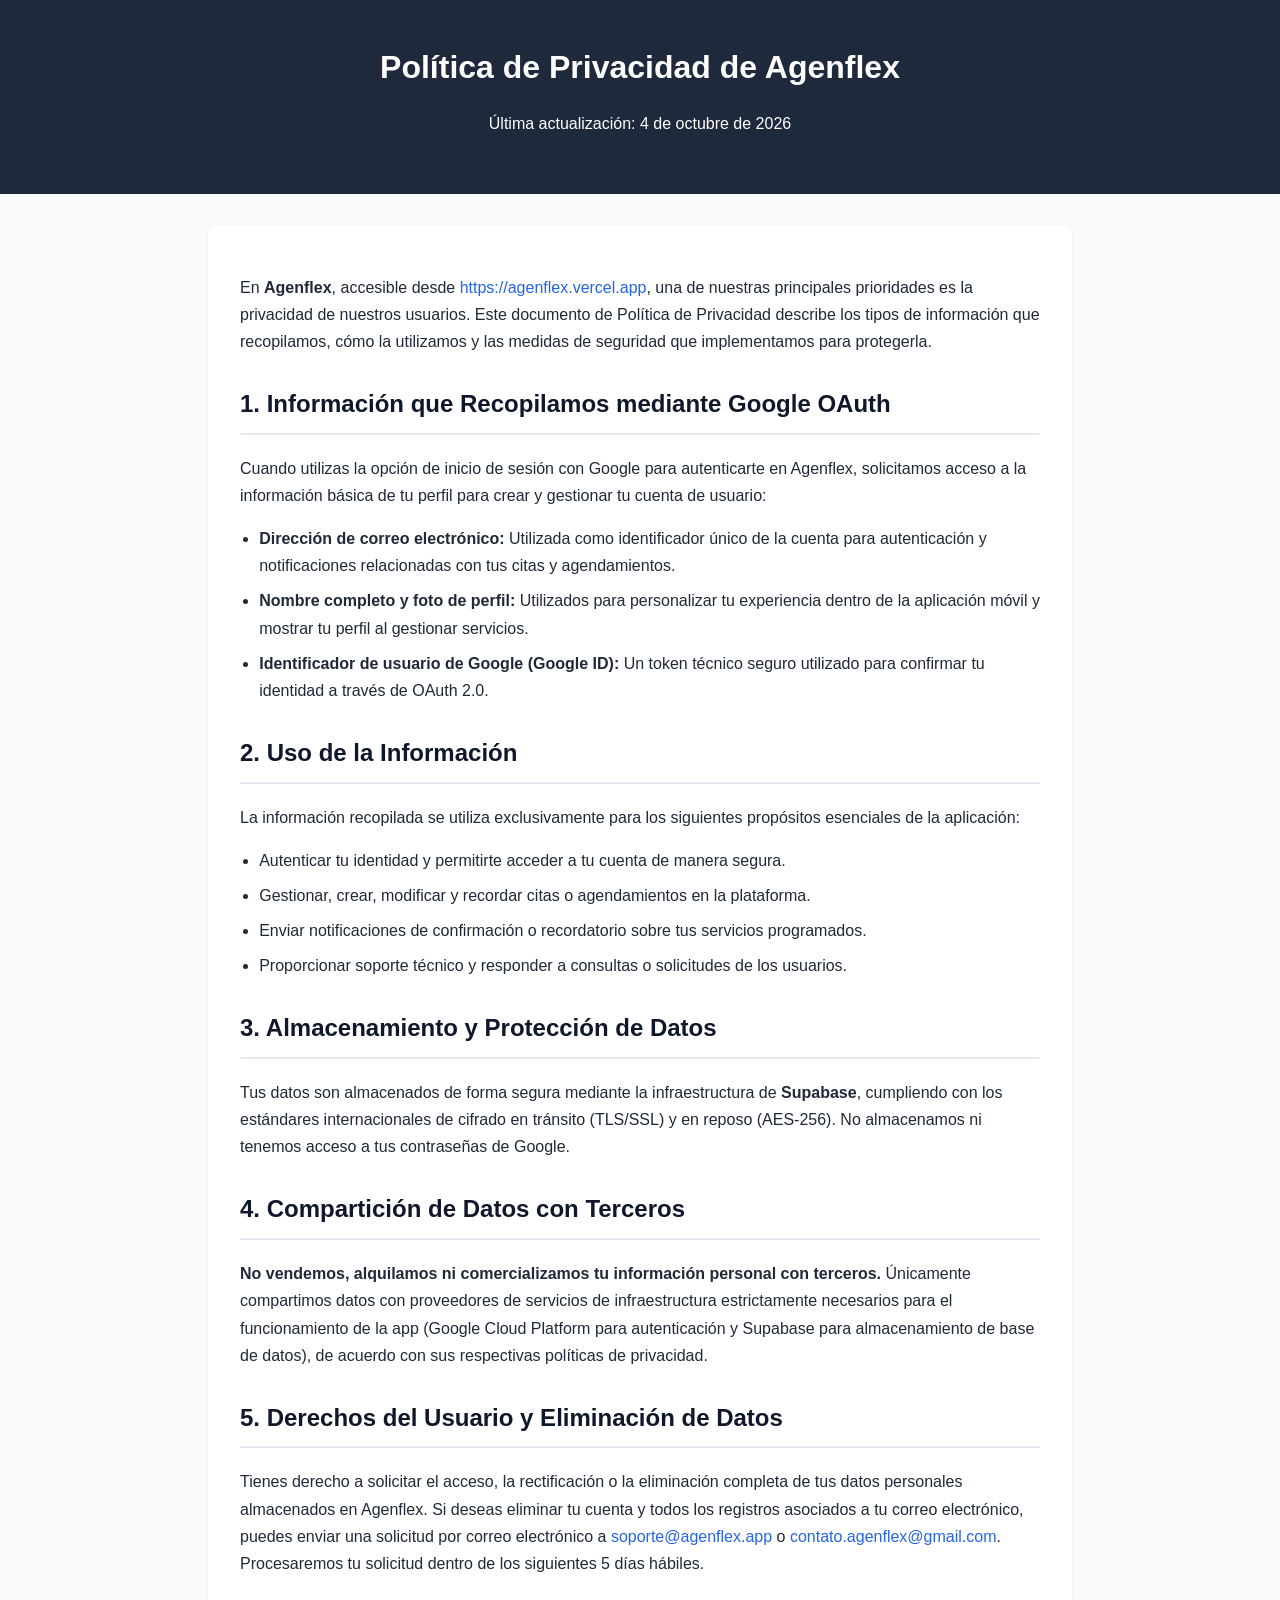
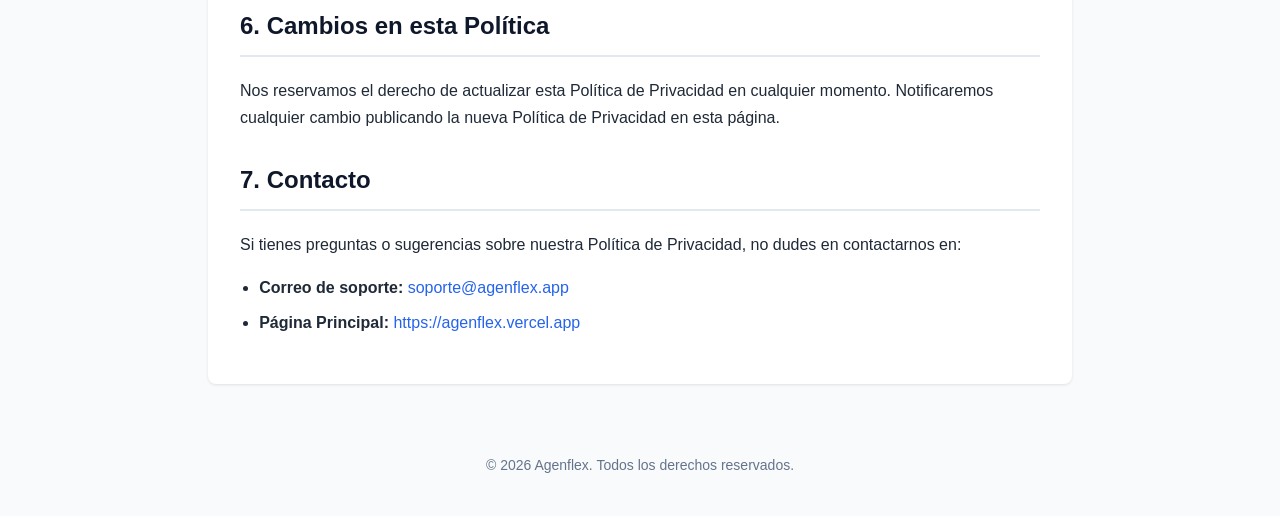
<file: web/privacy.html>
<!DOCTYPE html>
<html lang="es">
<head>
    <meta charset="UTF-8">
    <meta name="viewport" content="width=device-width, initial-scale=1.0">
    <title>Política de Privacidad - Agenflex</title>
    <style>
        body { font-family: -apple-system, BlinkMacSystemFont, "Segoe UI", Roboto, Helvetica, Arial, sans-serif; margin: 0; padding: 0; color: #1f2937; line-height: 1.7; background-color: #f9fafb; }
        header { background-color: #1e293b; color: #ffffff; padding: 2.5rem 1rem; text-align: center; }
        header h1 { margin: 0; font-size: 2rem; }
        main { max-width: 800px; margin: 2rem auto; padding: 2rem; background: #ffffff; border-radius: 8px; box-shadow: 0 1px 3px rgba(0,0,0,0.1); }
        h2 { color: #0f172a; border-bottom: 2px solid #e2e8f0; padding-bottom: 0.5rem; margin-top: 1.8rem; }
        ul { padding-left: 1.2rem; }
        li { margin-bottom: 0.5rem; }
        footer { text-align: center; padding: 1.5rem; font-size: 0.875rem; color: #64748b; margin-top: 2rem; }
        a { color: #2563eb; text-decoration: none; }
        a:hover { text-decoration: underline; }
    </style>
</head>
<body>

    <header>
        <h1>Política de Privacidad de Agenflex</h1>
        <p>Última actualización: 4 de octubre de 2026</p>
    </header>

    <main>
        <p>En <strong>Agenflex</strong>, accesible desde <a href="https://agenflex.vercel.app">https://agenflex.vercel.app</a>, una de nuestras principales prioridades es la privacidad de nuestros usuarios. Este documento de Política de Privacidad describe los tipos de información que recopilamos, cómo la utilizamos y las medidas de seguridad que implementamos para protegerla.</p>

        <h2>1. Información que Recopilamos mediante Google OAuth</h2>
        <p>Cuando utilizas la opción de inicio de sesión con Google para autenticarte en Agenflex, solicitamos acceso a la información básica de tu perfil para crear y gestionar tu cuenta de usuario:</p>
        <ul>
            <li><strong>Dirección de correo electrónico:</strong> Utilizada como identificador único de la cuenta para autenticación y notificaciones relacionadas con tus citas y agendamientos.</li>
            <li><strong>Nombre completo y foto de perfil:</strong> Utilizados para personalizar tu experiencia dentro de la aplicación móvil y mostrar tu perfil al gestionar servicios.</li>
            <li><strong>Identificador de usuario de Google (Google ID):</strong> Un token técnico seguro utilizado para confirmar tu identidad a través de OAuth 2.0.</li>
        </ul>

        <h2>2. Uso de la Información</h2>
        <p>La información recopilada se utiliza exclusivamente para los siguientes propósitos esenciales de la aplicación:</p>
        <ul>
            <li>Autenticar tu identidad y permitirte acceder a tu cuenta de manera segura.</li>
            <li>Gestionar, crear, modificar y recordar citas o agendamientos en la plataforma.</li>
            <li>Enviar notificaciones de confirmación o recordatorio sobre tus servicios programados.</li>
            <li>Proporcionar soporte técnico y responder a consultas o solicitudes de los usuarios.</li>
        </ul>

        <h2>3. Almacenamiento y Protección de Datos</h2>
        <p>Tus datos son almacenados de forma segura mediante la infraestructura de <strong>Supabase</strong>, cumpliendo con los estándares internacionales de cifrado en tránsito (TLS/SSL) y en reposo (AES-256). No almacenamos ni tenemos acceso a tus contraseñas de Google.</p>

        <h2>4. Compartición de Datos con Terceros</h2>
        <p><strong>No vendemos, alquilamos ni comercializamos tu información personal con terceros.</strong> Únicamente compartimos datos con proveedores de servicios de infraestructura estrictamente necesarios para el funcionamiento de la app (Google Cloud Platform para autenticación y Supabase para almacenamiento de base de datos), de acuerdo con sus respectivas políticas de privacidad.</p>

        <h2>5. Derechos del Usuario y Eliminación de Datos</h2>
        <p>Tienes derecho a solicitar el acceso, la rectificación o la eliminación completa de tus datos personales almacenados en Agenflex. Si deseas eliminar tu cuenta y todos los registros asociados a tu correo electrónico, puedes enviar una solicitud por correo electrónico a <a href="mailto:soporte@agenflex.app">soporte@agenflex.app</a> o <a href="mailto:contato.agenflex@gmail.com">contato.agenflex@gmail.com</a>. Procesaremos tu solicitud dentro de los siguientes 5 días hábiles.</p>

        <h2>6. Cambios en esta Política</h2>
        <p>Nos reservamos el derecho de actualizar esta Política de Privacidad en cualquier momento. Notificaremos cualquier cambio publicando la nueva Política de Privacidad en esta página.</p>

        <h2>7. Contacto</h2>
        <p>Si tienes preguntas o sugerencias sobre nuestra Política de Privacidad, no dudes en contactarnos en:</p>
        <ul>
            <li><strong>Correo de soporte:</strong> <a href="mailto:soporte@agenflex.app">soporte@agenflex.app</a></li>
            <li><strong>Página Principal:</strong> <a href="https://agenflex.vercel.app">https://agenflex.vercel.app</a></li>
        </ul>
    </main>

    <footer>
        <p>&copy; 2026 Agenflex. Todos los derechos reservados.</p>
    </footer>

</body>
</html>
</file>
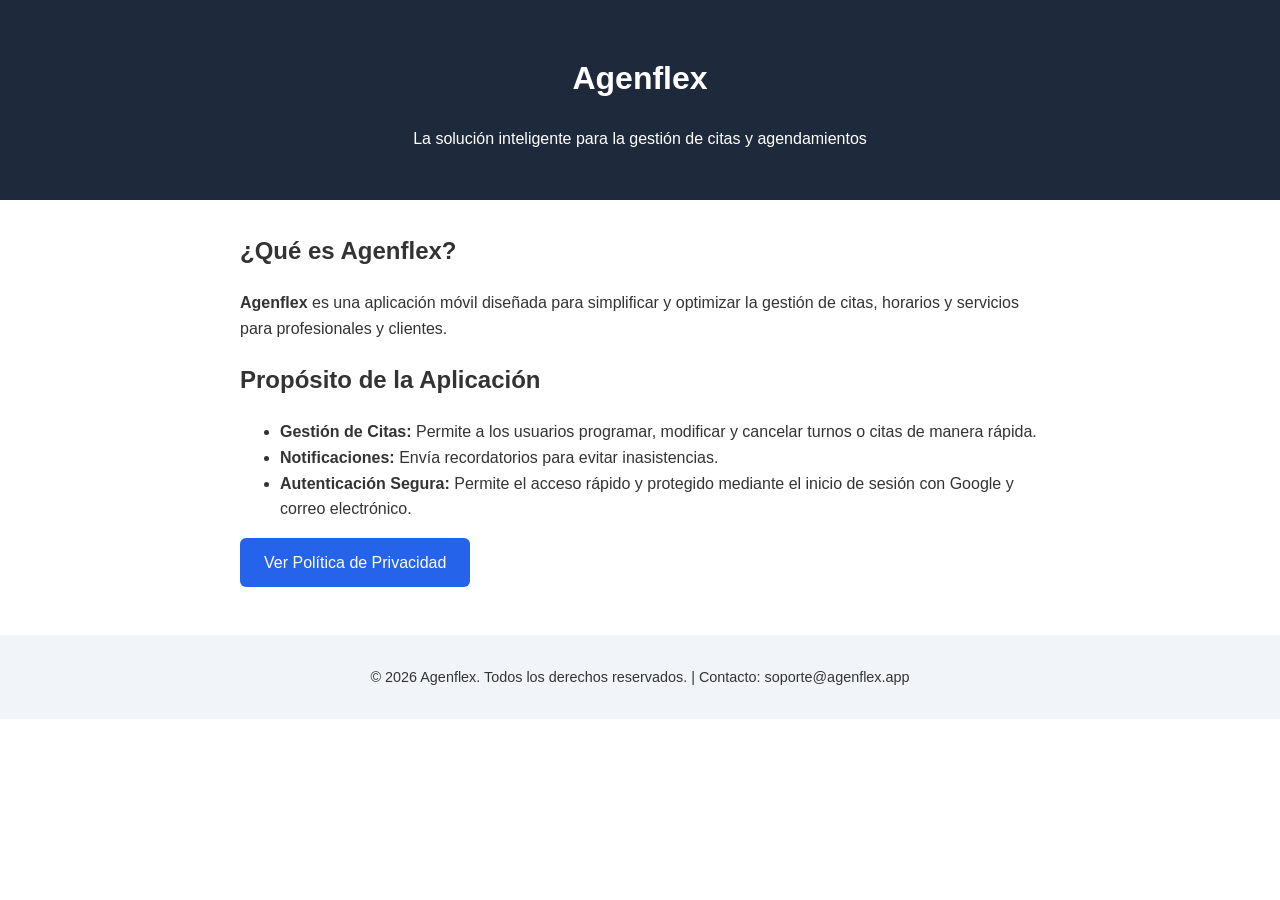
<file: web/proposito.html>
<!DOCTYPE html>
<html lang="es">
<head>
    <meta charset="UTF-8">
    <meta name="viewport" content="width=device-width, initial-scale=1.0">
    <title>Agenflex - Gestión y Agendamiento Simple</title>
    <style>
        body { font-family: Arial, sans-serif; margin: 0; padding: 0; color: #333; line-height: 1.6; }
        header { background: #1E293B; color: white; padding: 2rem 1rem; text-align: center; }
        main { max-width: 800px; margin: 2rem auto; padding: 0 1rem; }
        footer { text-align: center; padding: 1rem; background: #f1f5f9; font-size: 0.9rem; margin-top: 3rem; }
        .btn { display: inline-block; background: #2563EB; color: white; padding: 0.75rem 1.5rem; border-radius: 6px; text-decoration: none; }
    </style>
</head>
<body>
    <header>
        <h1>Agenflex</h1>
        <p>La solución inteligente para la gestión de citas y agendamientos</p>
    </header>

    <main>
        <h2>¿Qué es Agenflex?</h2>
        <p><strong>Agenflex</strong> es una aplicación móvil diseñada para simplificar y optimizar la gestión de citas, horarios y servicios para profesionales y clientes.</p>

        <h2>Propósito de la Aplicación</h2>
        <ul>
            <li><strong>Gestión de Citas:</strong> Permite a los usuarios programar, modificar y cancelar turnos o citas de manera rápida.</li>
            <li><strong>Notificaciones:</strong> Envía recordatorios para evitar inasistencias.</li>
            <li><strong>Autenticación Segura:</strong> Permite el acceso rápido y protegido mediante el inicio de sesión con Google y correo electrónico.</li>
        </ul>

        <p><a href="/privacy.html" class="btn">Ver Política de Privacidad</a></p>
    </main>

    <footer>
        <p>&copy; 2026 Agenflex. Todos los derechos reservados. | Contacto: soporte@agenflex.app</p>
    </footer>
</body>
</html>
</file>
